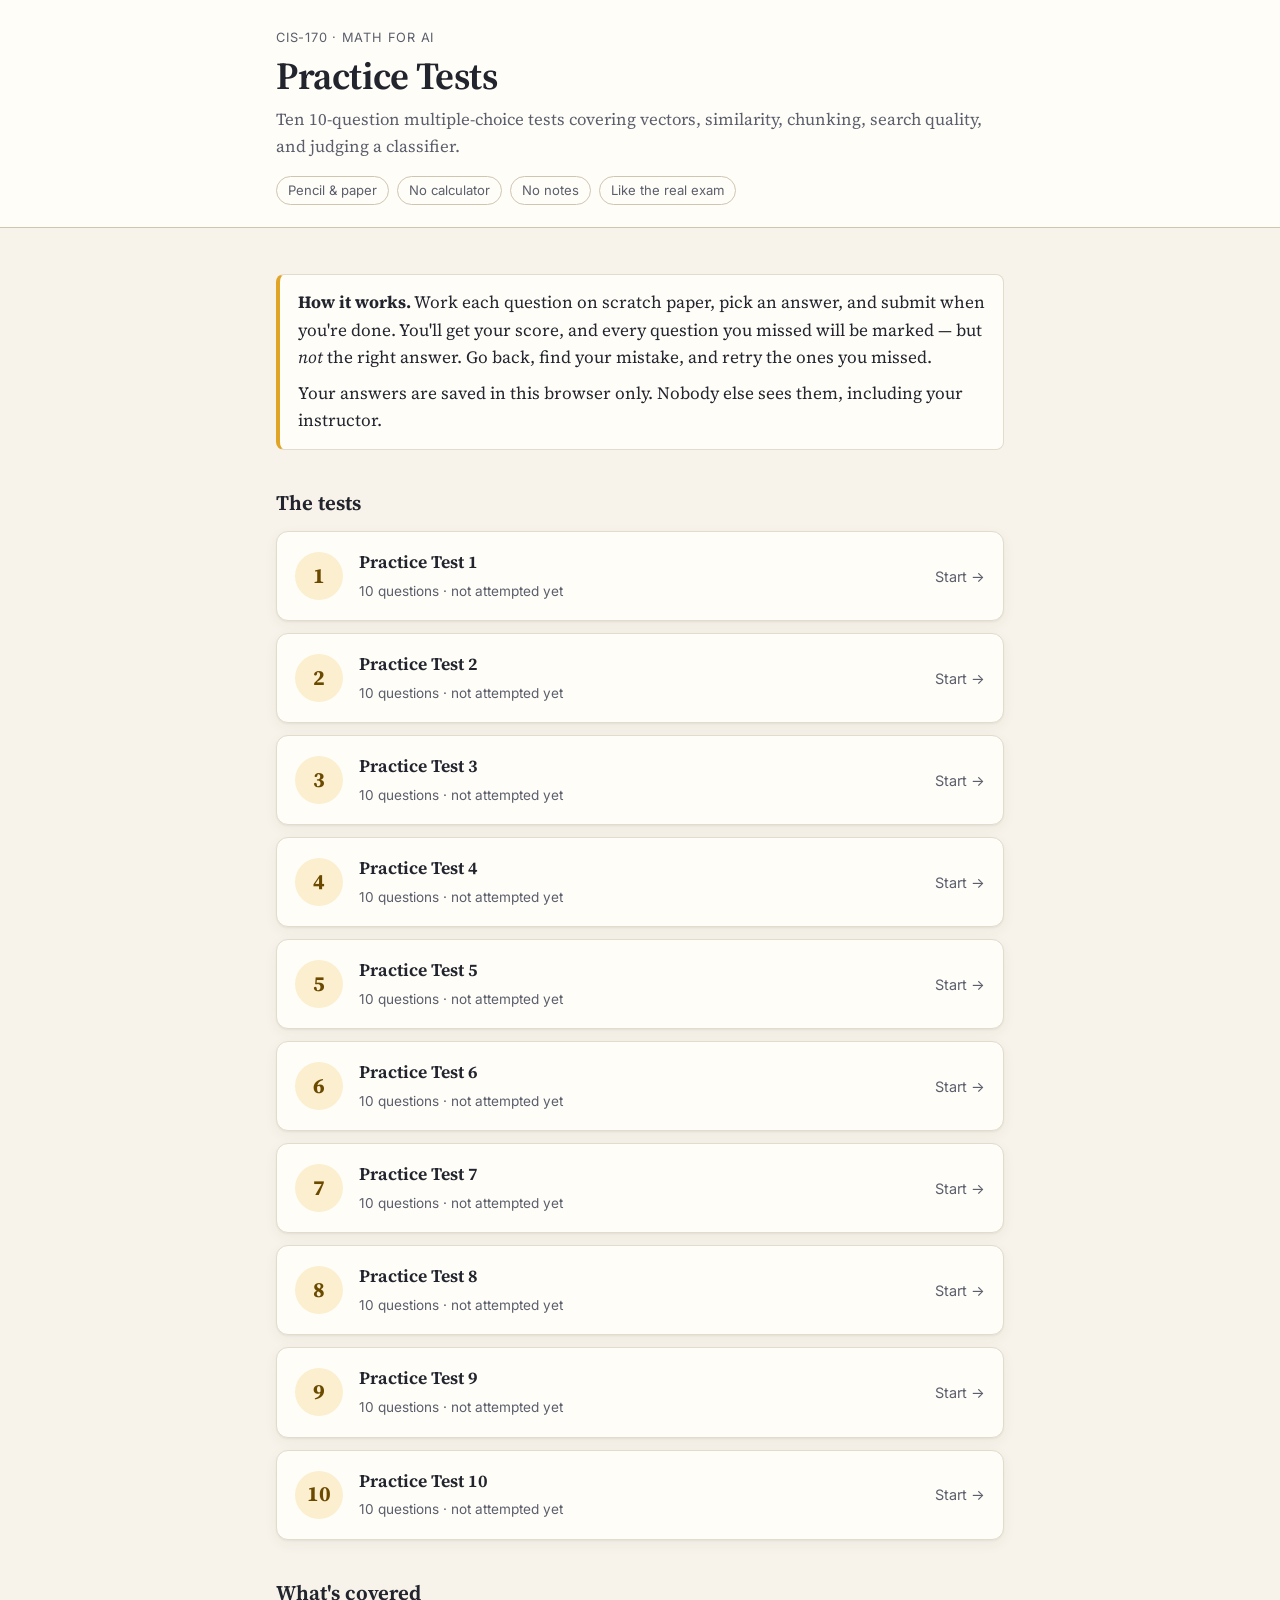
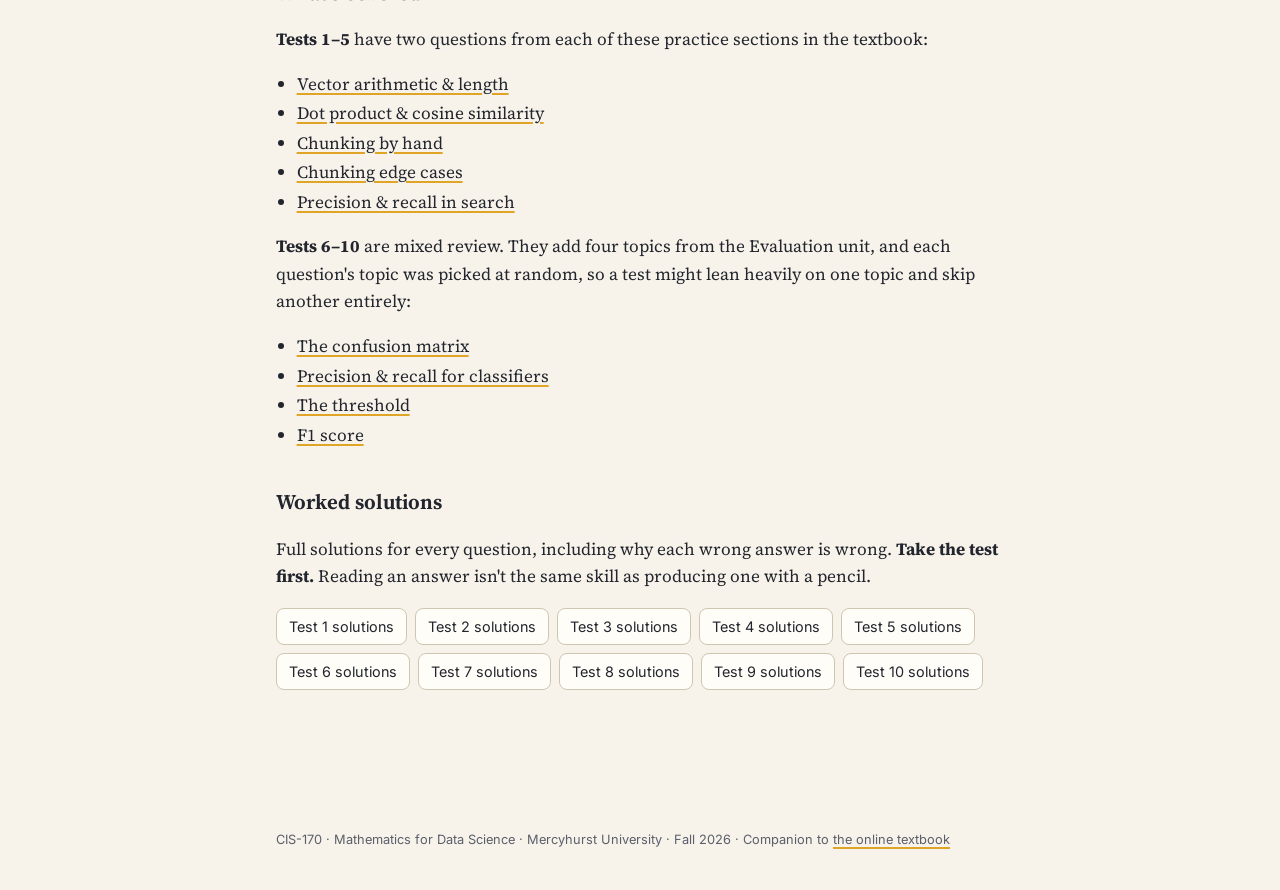
<file: index.html>
<!doctype html>
<html lang="en">
<head>
  <title>Math for AI Practice Tests</title>
  <meta charset="utf-8">
  <meta name="viewport" content="width=device-width, initial-scale=1">
  <link rel="preconnect" href="https://fonts.googleapis.com">
  <link rel="preconnect" href="https://fonts.gstatic.com" crossorigin>
  <link rel="stylesheet" href="https://fonts.googleapis.com/css2?family=Source+Serif+4:opsz,wght@8..60,400;8..60,600;8..60,700&family=Inter:wght@400;600&family=JetBrains+Mono&display=swap">
  <link rel="stylesheet" href="style.css">
  <link rel="icon" href="data:image/svg+xml,%3Csvg xmlns=%22http://www.w3.org/2000/svg%22 viewBox=%220 0 32 32%22%3E%3Crect width=%2232%22 height=%2232%22 rx=%227%22 fill=%22%23e0a526%22/%3E%3Cpath d=%22M9 17l5 5 9-11%22 stroke=%22%2322252d%22 stroke-width=%223.5%22 fill=%22none%22 stroke-linecap=%22round%22 stroke-linejoin=%22round%22/%3E%3C/svg%3E">
</head>
<body data-page="home">
  <header class="masthead"><div class="wrap">
    <p class="crumb">CIS-170 · Math for AI</p>
    <h1>Practice Tests</h1>
    <p class="dek">Ten 10-question multiple-choice tests covering vectors, similarity, chunking, search quality, and judging a classifier.</p>
    <ul class="rules"><li>Pencil &amp; paper</li><li>No calculator</li><li>No notes</li><li>Like the real exam</li></ul>
  </div></header>

  <main><div class="wrap">
    <div class="note">
      <p><strong>How it works.</strong> Work each question on scratch paper, pick an answer, and submit when you're done.
      You'll get your score, and every question you missed will be marked — but <em>not</em> the right answer.
      Go back, find your mistake, and retry the ones you missed.</p>
      <p>Your answers are saved in this browser only. Nobody else sees them, including your instructor.</p>
    </div>

    <h2>The tests</h2>
    <ol class="test-list" id="tests"></ol>

    <h2>What's covered</h2>
    <p><strong>Tests 1–5</strong> have two questions from each of these practice sections in the textbook:</p>
    <ul class="topics">
      <li><a href="https://bendazz.github.io/math-for-ai/#vector-practice">Vector arithmetic &amp; length</a></li>
      <li><a href="https://bendazz.github.io/math-for-ai/#dot-cosine-practice">Dot product &amp; cosine similarity</a></li>
      <li><a href="https://bendazz.github.io/math-for-ai/#chunking-practice">Chunking by hand</a></li>
      <li><a href="https://bendazz.github.io/math-for-ai/#chunking-edge-practice">Chunking edge cases</a></li>
      <li><a href="https://bendazz.github.io/math-for-ai/#retrieval-practice">Precision &amp; recall in search</a></li>
    </ul>
    <p><strong>Tests 6–10</strong> are mixed review. They add four topics from the Evaluation unit, and each question's
    topic was picked at random, so a test might lean heavily on one topic and skip another entirely:</p>
    <ul class="topics">
      <li><a href="https://bendazz.github.io/math-for-ai/#confusion-matrix-practice">The confusion matrix</a></li>
      <li><a href="https://bendazz.github.io/math-for-ai/#precision-recall-practice">Precision &amp; recall for classifiers</a></li>
      <li><a href="https://bendazz.github.io/math-for-ai/#threshold-practice">The threshold</a></li>
      <li><a href="https://bendazz.github.io/math-for-ai/#threshold-practice">F1 score</a></li>
    </ul>

    <h2>Worked solutions</h2>
    <p>Full solutions for every question, including why each wrong answer is wrong.
    <strong>Take the test first.</strong> Reading an answer isn't the same skill as producing one with a pencil.</p>
    <div class="sol-links" id="sol-links"></div>
  </div></main>
  <footer><div class="wrap">CIS-170 · Mathematics for Data Science · Mercyhurst University · Fall 2026 ·
    Companion to <a href="https://bendazz.github.io/math-for-ai/">the online textbook</a></div></footer>
  <script src="questions.js"></script>
  <script src="app.js"></script>
</body>
</html>
</file>
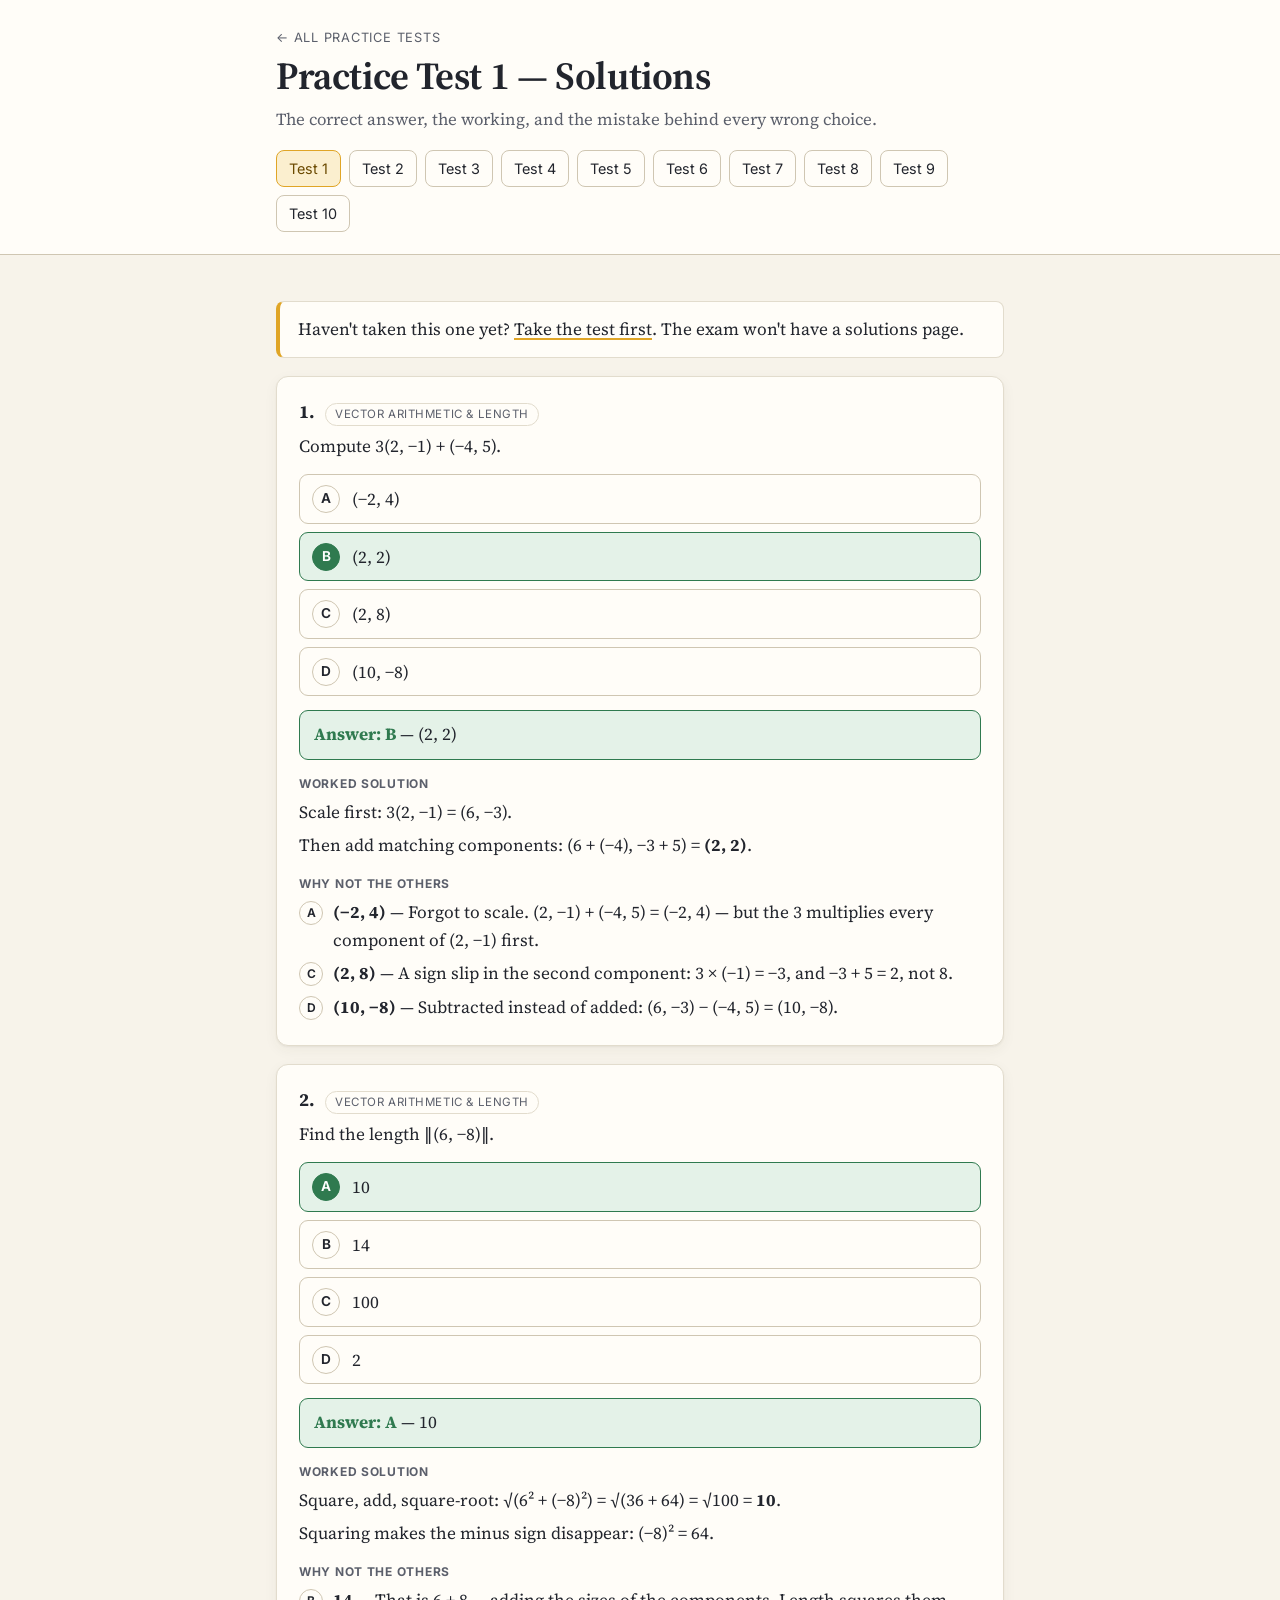
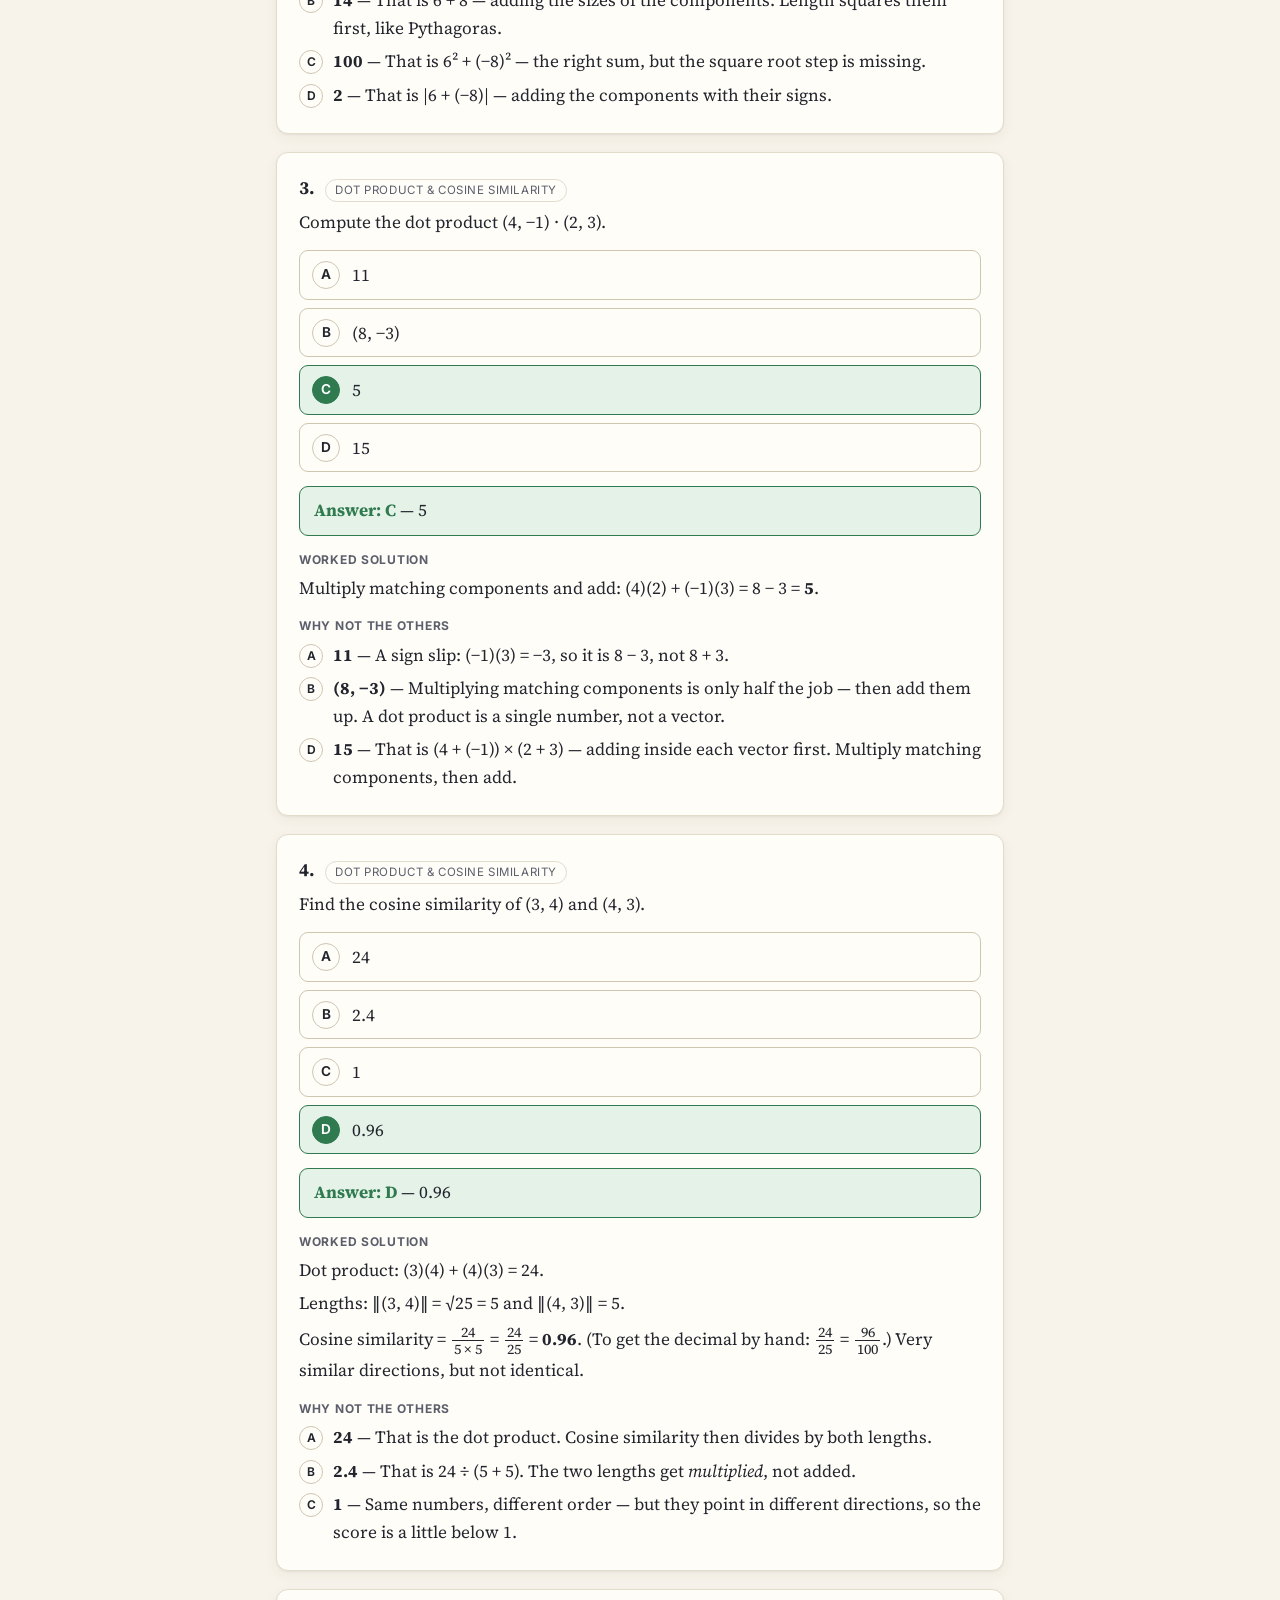
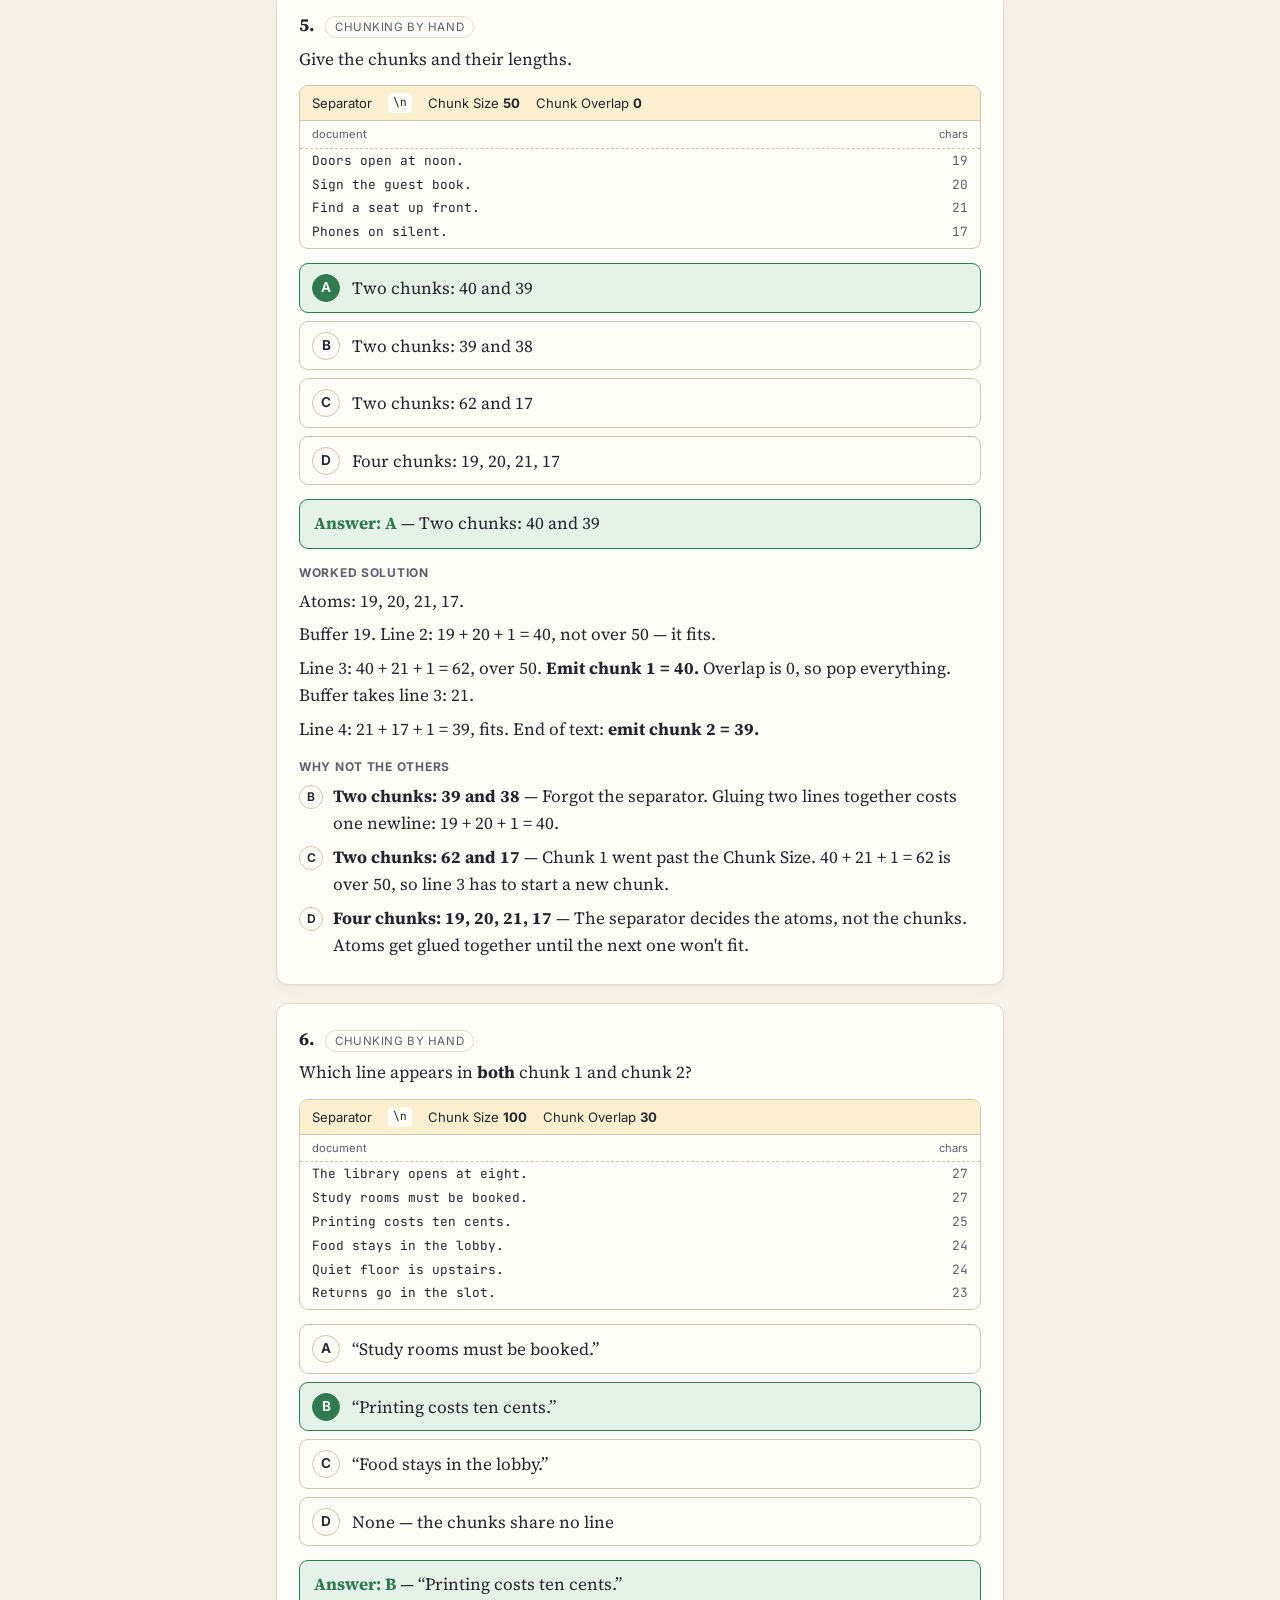
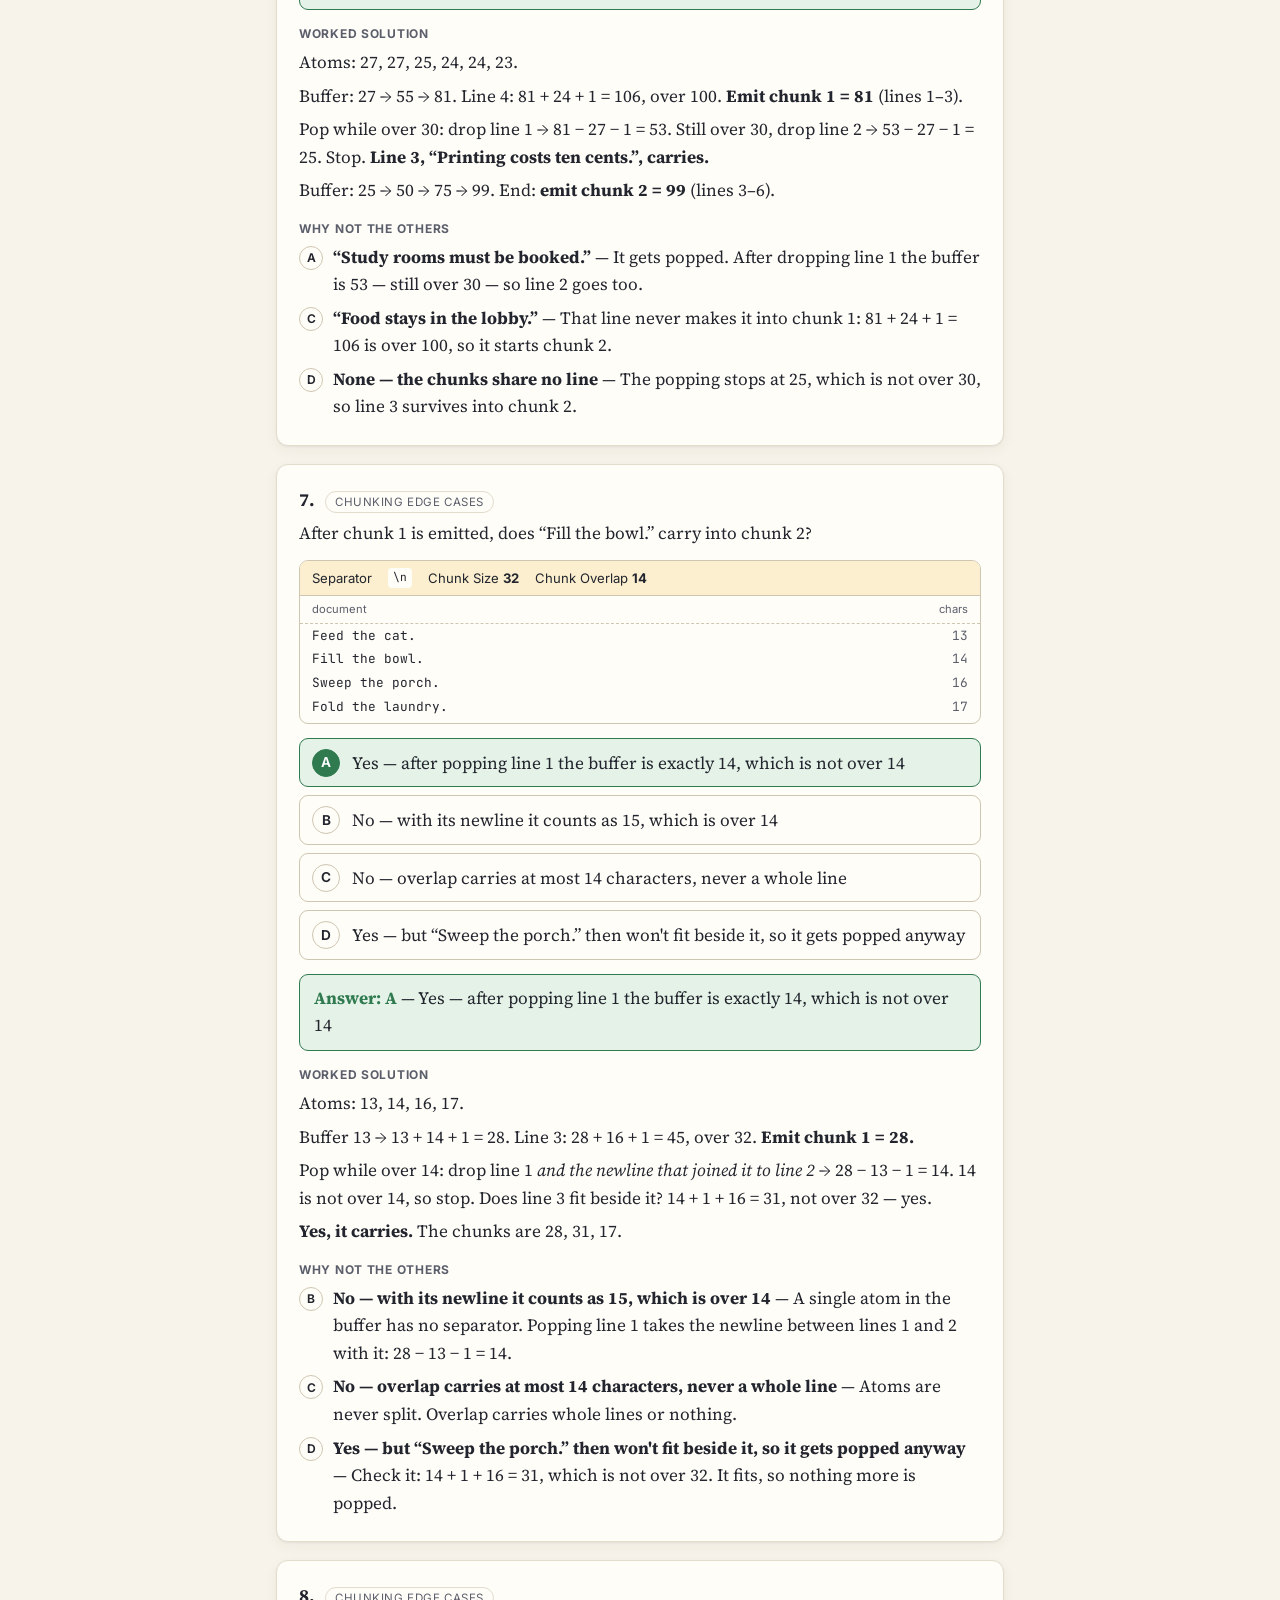
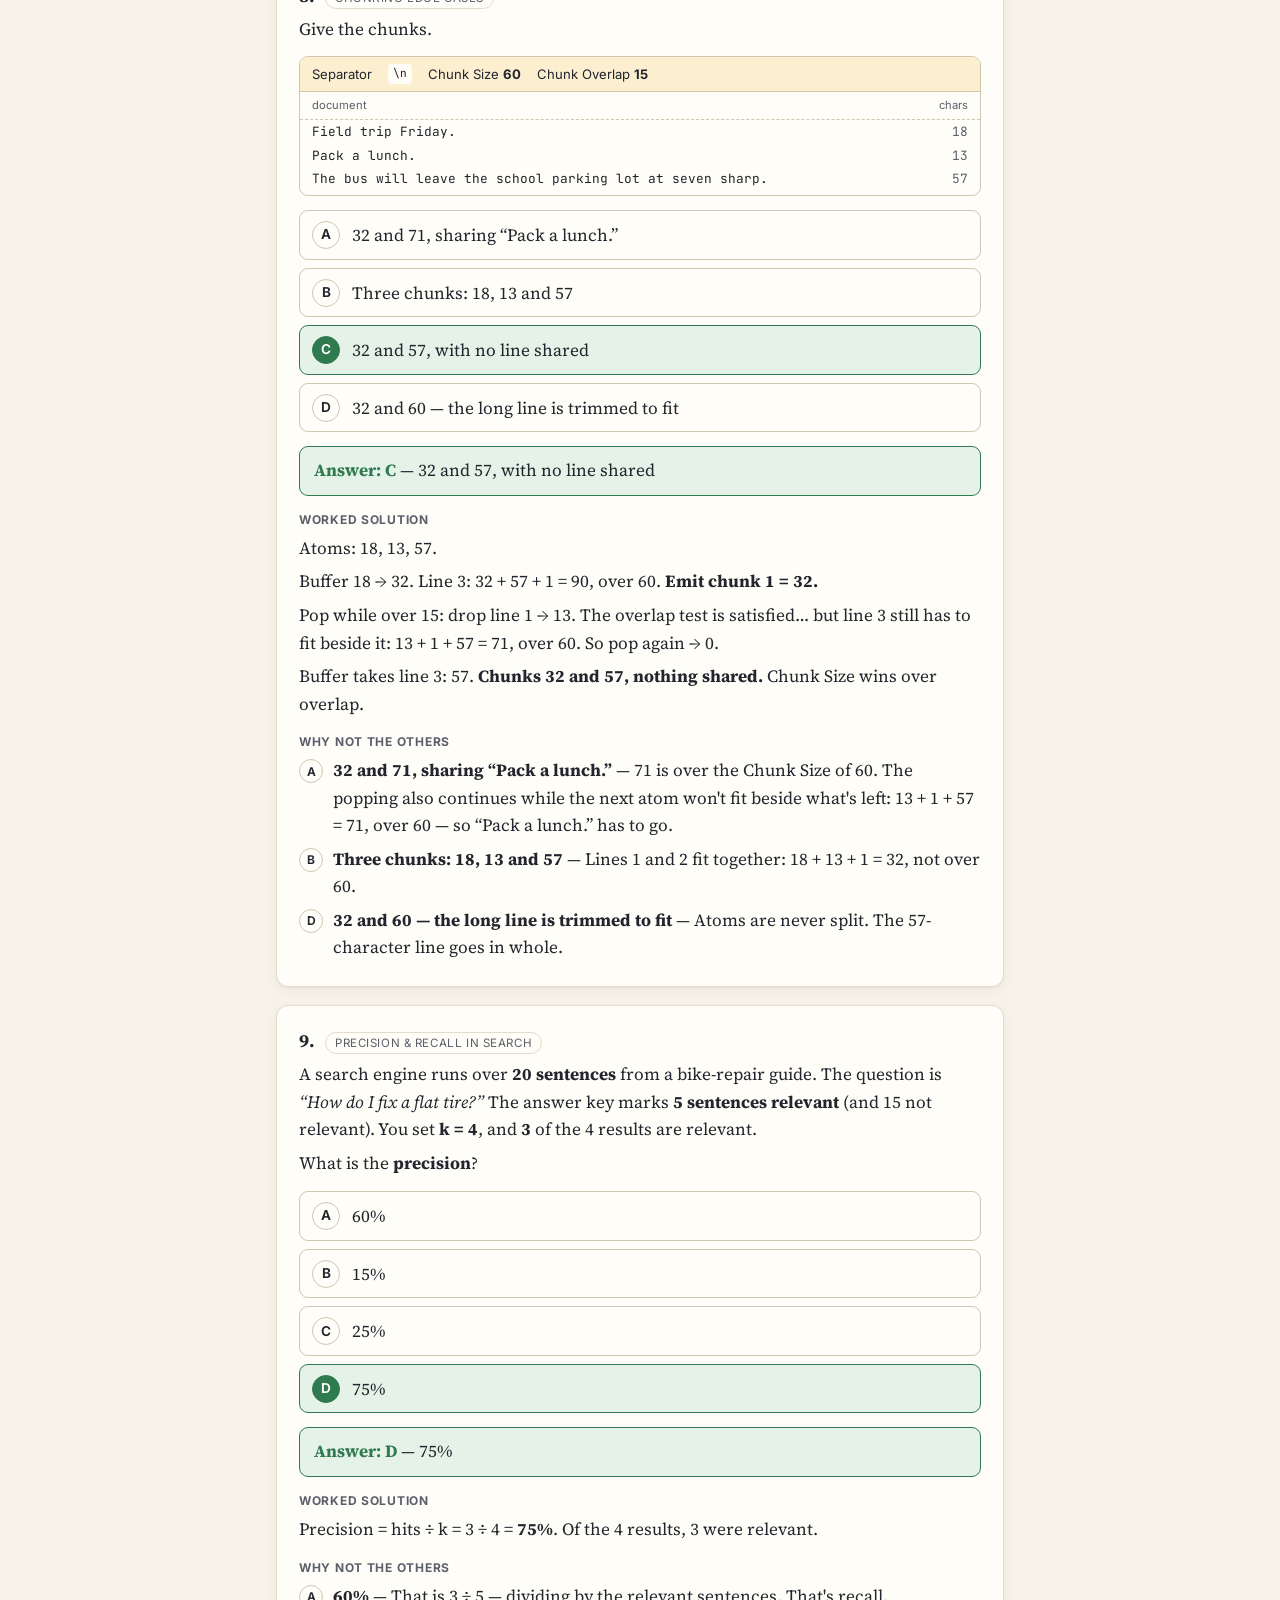
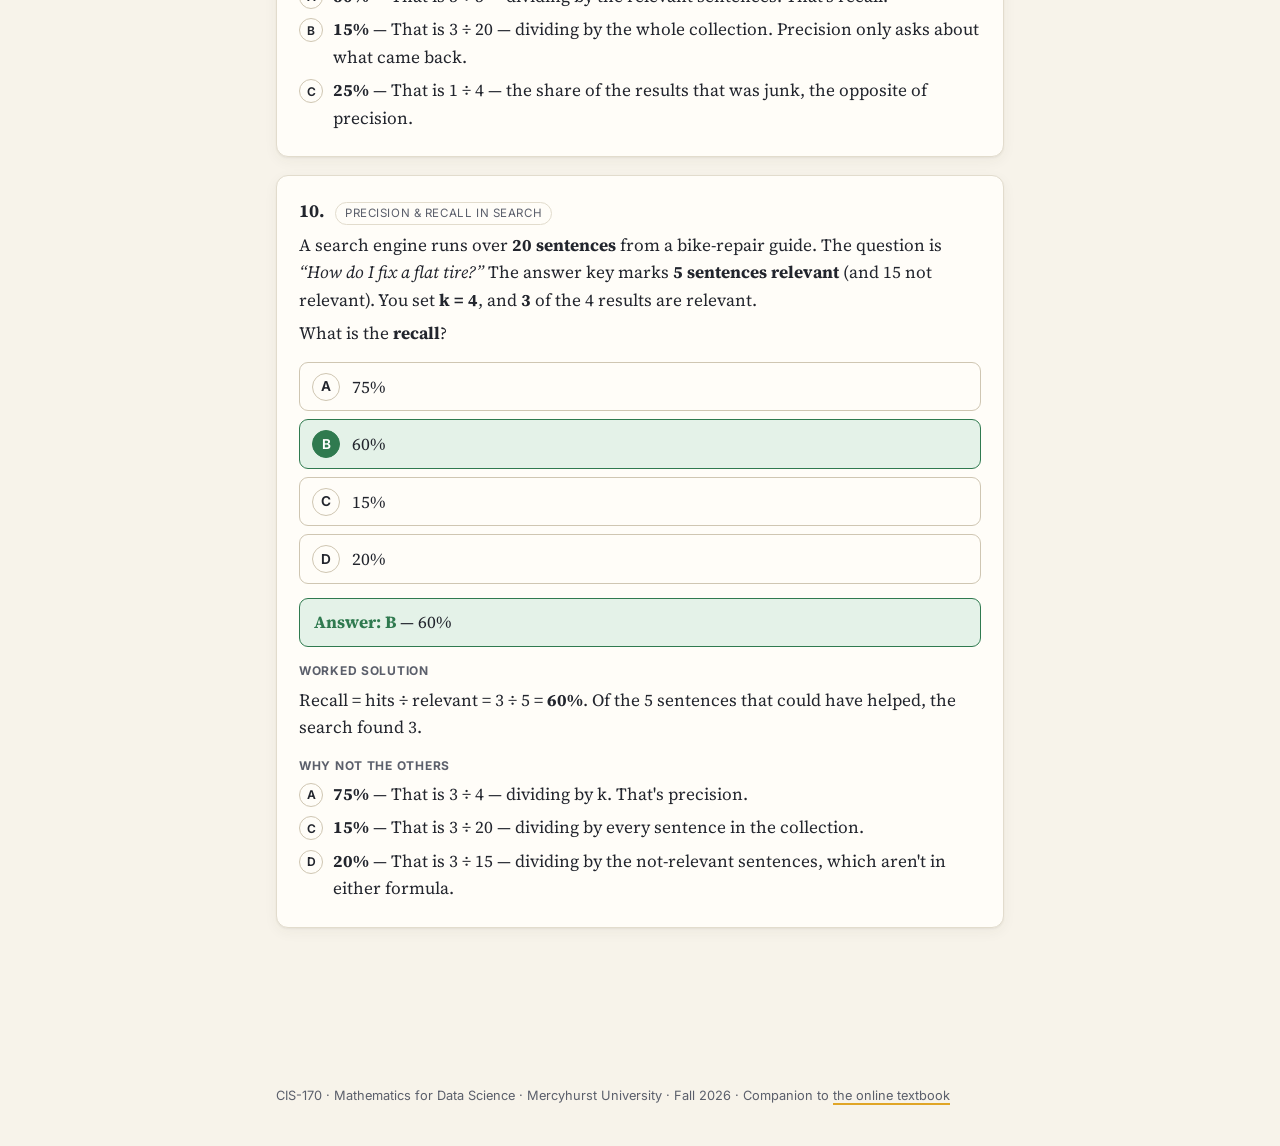
<file: solutions.html>
<!doctype html>
<html lang="en">
<head>
  <title>Solutions · Math for AI</title>
  <meta charset="utf-8">
  <meta name="viewport" content="width=device-width, initial-scale=1">
  <link rel="preconnect" href="https://fonts.googleapis.com">
  <link rel="preconnect" href="https://fonts.gstatic.com" crossorigin>
  <link rel="stylesheet" href="https://fonts.googleapis.com/css2?family=Source+Serif+4:opsz,wght@8..60,400;8..60,600;8..60,700&family=Inter:wght@400;600&family=JetBrains+Mono&display=swap">
  <link rel="stylesheet" href="style.css">
  <link rel="icon" href="data:image/svg+xml,%3Csvg xmlns=%22http://www.w3.org/2000/svg%22 viewBox=%220 0 32 32%22%3E%3Crect width=%2232%22 height=%2232%22 rx=%227%22 fill=%22%23e0a526%22/%3E%3Cpath d=%22M9 17l5 5 9-11%22 stroke=%22%2322252d%22 stroke-width=%223.5%22 fill=%22none%22 stroke-linecap=%22round%22 stroke-linejoin=%22round%22/%3E%3C/svg%3E">
</head>
<body data-page="solutions">
  <header class="masthead"><div class="wrap">
    <p class="crumb"><a href="./">← All practice tests</a></p>
    <h1 id="title">Solutions</h1>
    <p class="dek">The correct answer, the working, and the mistake behind every wrong choice.</p>
    <div class="sol-links" id="sol-links" style="margin-top:16px"></div>
  </div></header>

  <main><div class="wrap">
    <div class="note"><p>Haven't taken this one yet? <a id="take-link" href="test.html">Take the test first</a>.
    The exam won't have a solutions page.</p></div>
    <div id="solutions"></div>
  </div></main>
  <footer><div class="wrap">CIS-170 · Mathematics for Data Science · Mercyhurst University · Fall 2026 ·
    Companion to <a href="https://bendazz.github.io/math-for-ai/">the online textbook</a></div></footer>
  <script src="questions.js"></script>
  <script src="app.js"></script>
</body>
</html>
</file>
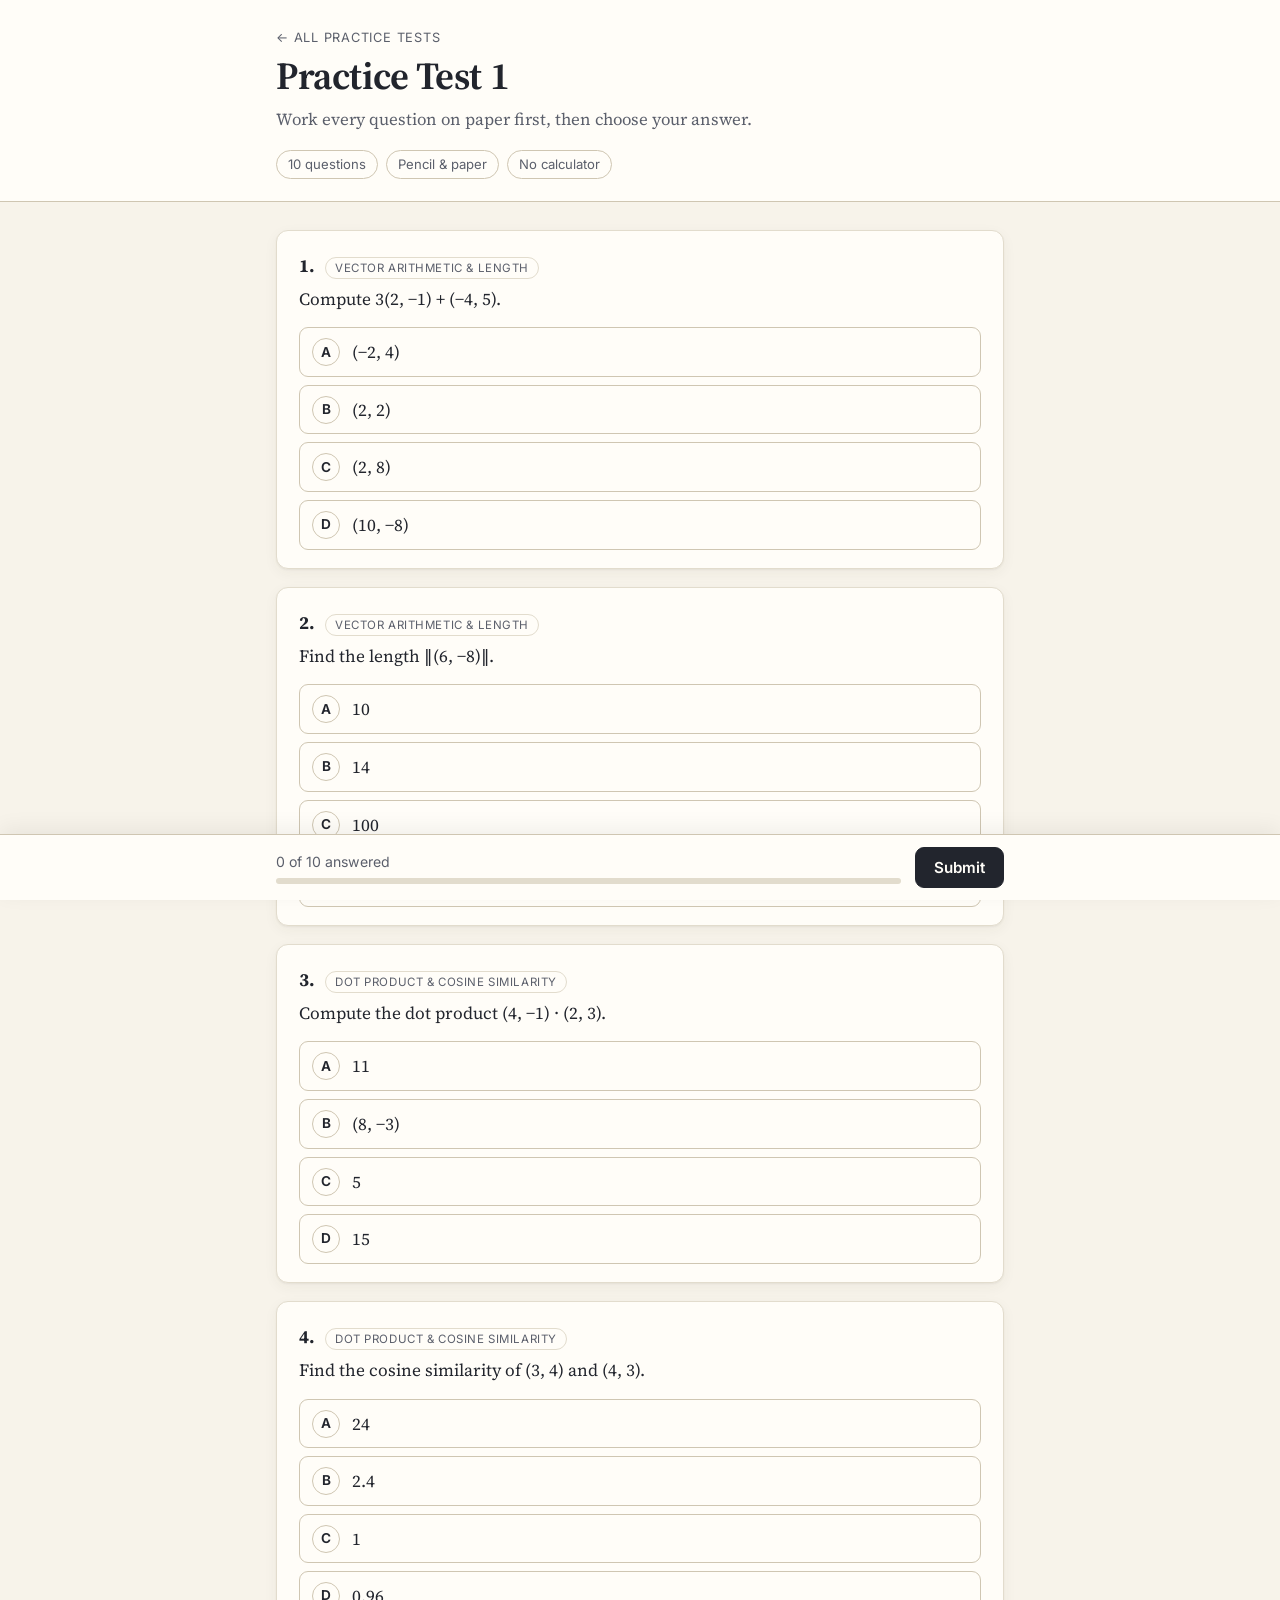
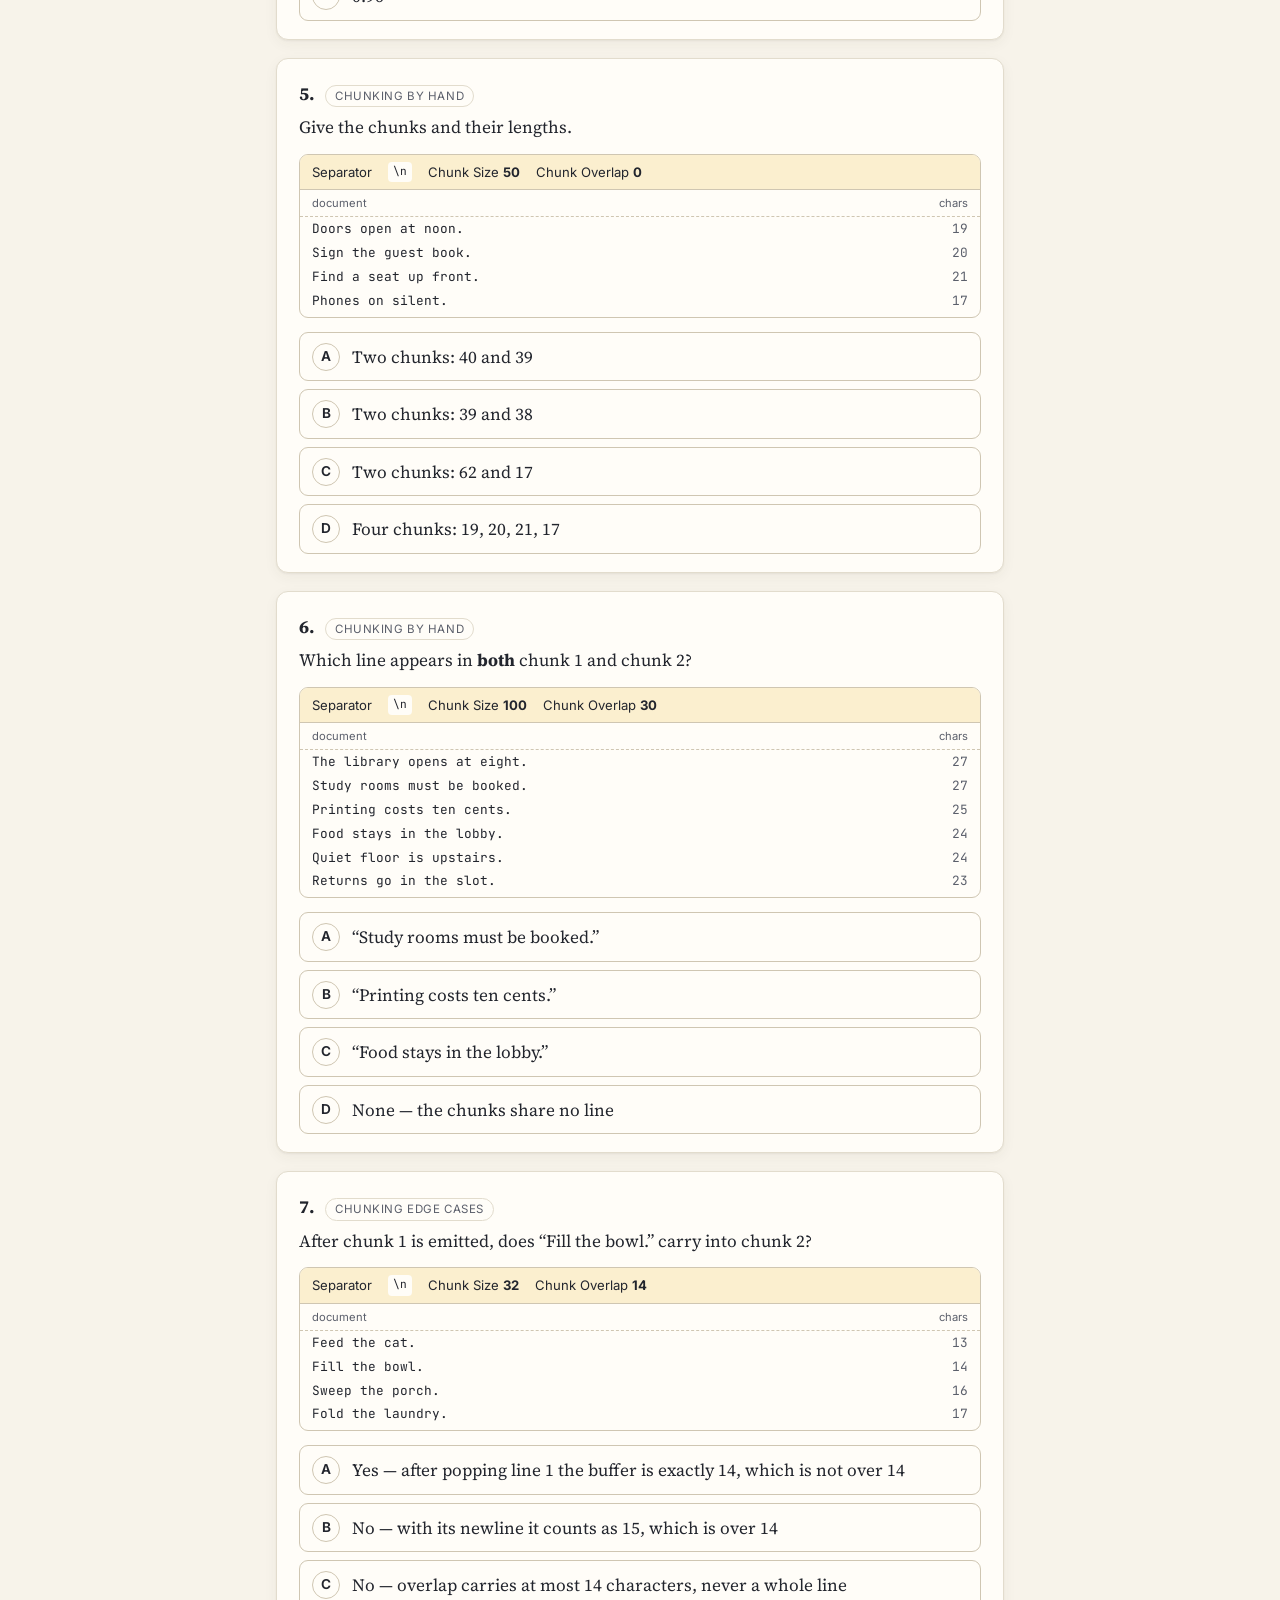
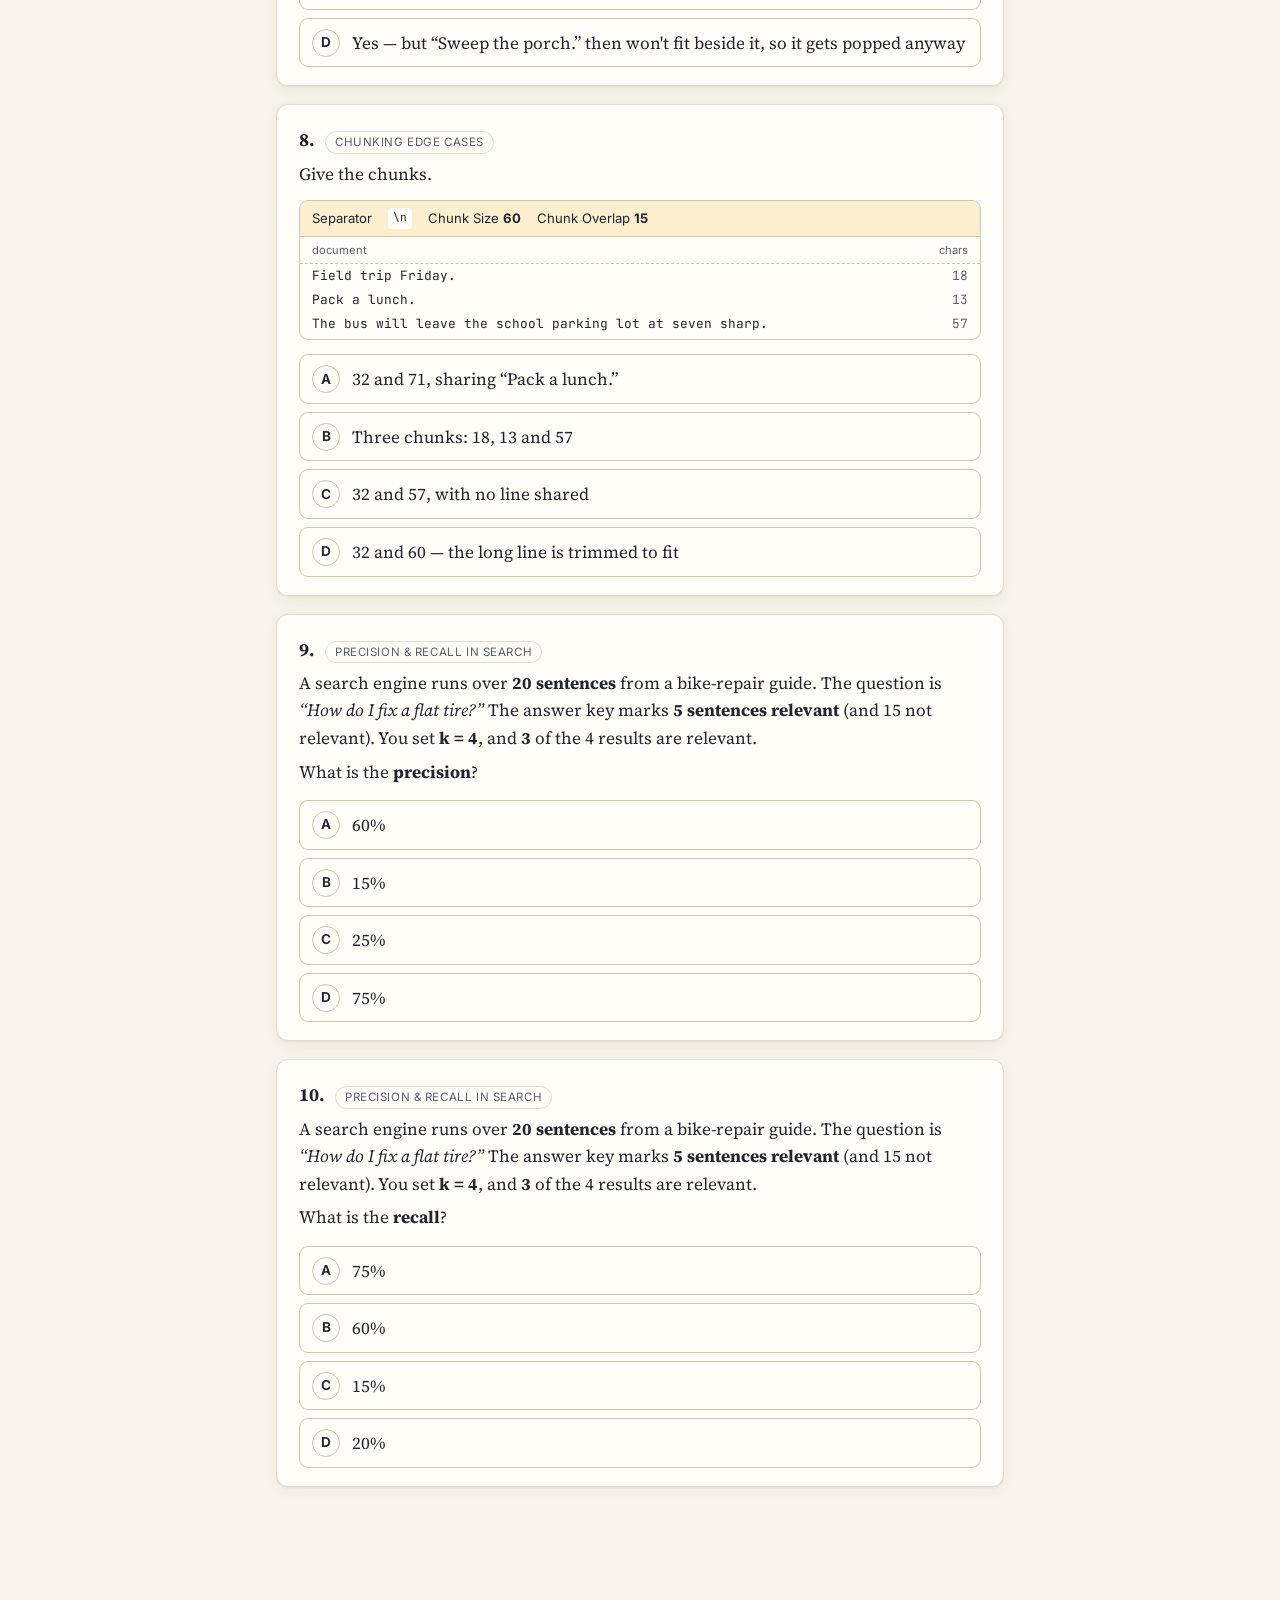
<file: test.html>
<!doctype html>
<html lang="en">
<head>
  <title>Practice Test · Math for AI</title>
  <meta charset="utf-8">
  <meta name="viewport" content="width=device-width, initial-scale=1">
  <link rel="preconnect" href="https://fonts.googleapis.com">
  <link rel="preconnect" href="https://fonts.gstatic.com" crossorigin>
  <link rel="stylesheet" href="https://fonts.googleapis.com/css2?family=Source+Serif+4:opsz,wght@8..60,400;8..60,600;8..60,700&family=Inter:wght@400;600&family=JetBrains+Mono&display=swap">
  <link rel="stylesheet" href="style.css">
  <link rel="icon" href="data:image/svg+xml,%3Csvg xmlns=%22http://www.w3.org/2000/svg%22 viewBox=%220 0 32 32%22%3E%3Crect width=%2232%22 height=%2232%22 rx=%227%22 fill=%22%23e0a526%22/%3E%3Cpath d=%22M9 17l5 5 9-11%22 stroke=%22%2322252d%22 stroke-width=%223.5%22 fill=%22none%22 stroke-linecap=%22round%22 stroke-linejoin=%22round%22/%3E%3C/svg%3E">
</head>
<body data-page="test">
  <header class="masthead"><div class="wrap">
    <p class="crumb"><a href="./">← All practice tests</a></p>
    <h1 id="title">Practice Test</h1>
    <p class="dek">Work every question on paper first, then choose your answer.</p>
    <ul class="rules"><li>10 questions</li><li>Pencil &amp; paper</li><li>No calculator</li></ul>
  </div></header>

  <main><div class="wrap">
    <div class="score" id="score" hidden aria-live="polite"></div>
    <div id="questions"></div>
  </div></main>

  <div class="bar"><div class="wrap">
    <div class="progress"><span id="progress-text"></span>
      <div class="progress-track"><div class="progress-fill" id="progress-fill"></div></div></div>
    <button type="button" class="btn btn-primary" id="submit">Submit</button>
  </div></div>
  <script src="questions.js"></script>
  <script src="app.js"></script>
</body>
</html>
</file>
<file: style.css>
/* Exam-booklet look: warm paper, ink, a pencil-yellow accent. */

:root {
  --paper: #f7f3ea;
  --sheet: #fffdf8;
  --ink: #22252d;
  --ink-soft: #5b5f6b;
  --rule: #e2dccd;
  --rule-strong: #cfc6b2;
  --accent: #e0a526;
  --accent-ink: #6b4a00;
  --accent-wash: #fbefcf;
  --ok: #2f7a4f;
  --ok-wash: #e4f2e8;
  --bad: #b3372f;
  --bad-wash: #f8e3e0;
  --focus: #2f5fb3;
  --shadow: 0 1px 2px rgba(60, 50, 30, .06), 0 4px 14px rgba(60, 50, 30, .05);
  --serif: "Source Serif 4", Georgia, "Times New Roman", serif;
  --sans: "Inter", system-ui, -apple-system, "Segoe UI", sans-serif;
  --mono: "JetBrains Mono", ui-monospace, Menlo, Consolas, monospace;
  color-scheme: light;
}

@media (prefers-color-scheme: dark) {
  :root:not([data-theme="light"]) {
    --paper: #16181d;
    --sheet: #1f2228;
    --ink: #ece8df;
    --ink-soft: #a5a9b4;
    --rule: #33373f;
    --rule-strong: #454a54;
    --accent: #e8b545;
    --accent-ink: #f3d58f;
    --accent-wash: #3a3220;
    --ok: #6cc592;
    --ok-wash: #1d3327;
    --bad: #ee8479;
    --bad-wash: #3d2220;
    --focus: #8fb2ff;
    --shadow: none;
    color-scheme: dark;
  }
}
:root[data-theme="dark"] {
  --paper: #16181d;
  --sheet: #1f2228;
  --ink: #ece8df;
  --ink-soft: #a5a9b4;
  --rule: #33373f;
  --rule-strong: #454a54;
  --accent: #e8b545;
  --accent-ink: #f3d58f;
  --accent-wash: #3a3220;
  --ok: #6cc592;
  --ok-wash: #1d3327;
  --bad: #ee8479;
  --bad-wash: #3d2220;
  --focus: #8fb2ff;
  --shadow: none;
  color-scheme: dark;
}

* { box-sizing: border-box; }

html { -webkit-text-size-adjust: 100%; }

body {
  margin: 0;
  background: var(--paper);
  color: var(--ink);
  font-family: var(--serif);
  font-size: 1.075rem;
  line-height: 1.6;
}

a { color: inherit; text-decoration-color: var(--accent); text-decoration-thickness: 2px; text-underline-offset: 3px; }
a:hover { color: var(--accent-ink); }

code {
  font-family: var(--mono);
  font-size: .85em;
  background: var(--accent-wash);
  padding: 1px 5px;
  border-radius: 4px;
}

:focus-visible { outline: 3px solid var(--focus); outline-offset: 2px; }

.wrap { max-width: 760px; margin: 0 auto; padding: 0 16px; }

/* ---------- masthead ---------- */
.masthead {
  border-bottom: 1px solid var(--rule-strong);
  background: var(--sheet);
}
.masthead .wrap { padding-top: 28px; padding-bottom: 22px; }
.crumb {
  font-family: var(--sans);
  font-size: .8rem;
  letter-spacing: .06em;
  text-transform: uppercase;
  color: var(--ink-soft);
  margin: 0 0 6px;
}
.crumb a { text-decoration: none; }
.crumb a:hover { text-decoration: underline; }
h1 {
  font-size: clamp(1.8rem, 5vw, 2.4rem);
  line-height: 1.15;
  margin: 0 0 8px;
  font-weight: 650;
  letter-spacing: -.01em;
}
.dek { margin: 0; color: var(--ink-soft); font-size: 1.05rem; }

.rules {
  display: flex;
  flex-wrap: wrap;
  gap: 8px;
  margin: 16px 0 0;
  padding: 0;
  list-style: none;
  font-family: var(--sans);
  font-size: .82rem;
}
.rules li {
  border: 1px solid var(--rule-strong);
  border-radius: 999px;
  padding: 3px 11px;
  color: var(--ink-soft);
}

main { padding: 28px 0 140px; }

h2 {
  font-size: 1.3rem;
  margin: 36px 0 12px;
  font-weight: 650;
}

/* ---------- home ---------- */
.test-list { list-style: none; margin: 0; padding: 0; display: grid; gap: 12px; }
.test-card {
  display: flex;
  align-items: center;
  gap: 16px;
  background: var(--sheet);
  border: 1px solid var(--rule);
  border-radius: 12px;
  padding: 16px 18px;
  text-decoration: none;
  box-shadow: var(--shadow);
  transition: border-color .15s, transform .15s;
}
.test-card:hover { border-color: var(--accent); color: inherit; transform: translateY(-1px); }
.test-num {
  flex: none;
  width: 48px; height: 48px;
  display: grid; place-items: center;
  border-radius: 50%;
  background: var(--accent-wash);
  color: var(--accent-ink);
  font-weight: 700;
  font-size: 1.35rem;
}
.test-card .t-title { font-weight: 650; font-size: 1.1rem; }
.test-card .t-meta { font-family: var(--sans); font-size: .85rem; color: var(--ink-soft); }
.test-card .go { margin-left: auto; font-family: var(--sans); font-size: .9rem; color: var(--ink-soft); white-space: nowrap; }

.topics { margin: 0; padding-left: 1.2em; }
.topics li { margin: 2px 0; }

.note {
  background: var(--sheet);
  border: 1px solid var(--rule);
  border-left: 4px solid var(--accent);
  border-radius: 8px;
  padding: 14px 18px;
  margin: 18px 0;
}
.note p { margin: 0 0 8px; }
.note p:last-child { margin-bottom: 0; }

.sol-links { display: flex; flex-wrap: wrap; gap: 8px; }
.sol-links a {
  font-family: var(--sans);
  font-size: .9rem;
  text-decoration: none;
  border: 1px solid var(--rule-strong);
  border-radius: 8px;
  padding: 6px 12px;
  background: var(--sheet);
}
.sol-links a:hover, .sol-links a[aria-current="page"] { border-color: var(--accent); background: var(--accent-wash); color: var(--accent-ink); }

/* ---------- questions ---------- */
.question {
  background: var(--sheet);
  border: 1px solid var(--rule);
  border-radius: 12px;
  padding: 20px 22px 18px;
  margin: 0 0 18px;
  box-shadow: var(--shadow);
  scroll-margin-top: 20px;
  position: relative;
}
.q-head {
  display: flex;
  align-items: baseline;
  gap: 10px;
  flex-wrap: wrap;
  margin-bottom: 6px;
}
.q-num { font-weight: 700; font-size: 1.15rem; }
.q-topic {
  font-family: var(--sans);
  font-size: .72rem;
  letter-spacing: .05em;
  text-transform: uppercase;
  color: var(--ink-soft);
  border: 1px solid var(--rule);
  border-radius: 999px;
  padding: 1px 9px;
}
.q-verdict {
  margin-left: auto;
  font-family: var(--sans);
  font-size: .82rem;
  font-weight: 650;
  border-radius: 999px;
  padding: 2px 11px;
}
.q-body p { margin: 6px 0; }
.q-body ul { margin: 6px 0; padding-left: 1.3em; }

.question.is-right { border-color: var(--ok); }
.question.is-right .q-verdict { background: var(--ok-wash); color: var(--ok); }
.question.is-wrong { border-color: var(--bad); border-width: 2px; padding: 19px 21px 17px; background: linear-gradient(var(--bad-wash), var(--bad-wash)) top / 100% 6px no-repeat, var(--sheet); }
.question.is-wrong .q-verdict { background: var(--bad-wash); color: var(--bad); }

/* choices */
.choices { list-style: none; margin: 14px 0 0; padding: 0; display: grid; gap: 8px; }
.choice label {
  display: flex;
  align-items: flex-start;
  gap: 12px;
  border: 1px solid var(--rule-strong);
  border-radius: 9px;
  padding: 9px 12px;
  cursor: pointer;
  transition: border-color .12s, background .12s;
}
.choice label:hover { border-color: var(--accent); }
.choice input { position: absolute; opacity: 0; width: 1px; height: 1px; }
.choice .letter {
  flex: none;
  width: 28px; height: 28px;
  display: grid; place-items: center;
  border-radius: 50%;
  border: 1.5px solid var(--rule-strong);
  font-family: var(--sans);
  font-weight: 650;
  font-size: .85rem;
  margin-top: 1px;
}
.choice .ctext { padding-top: 2px; }
.choice input:checked + label { border-color: var(--accent); background: var(--accent-wash); }
.choice input:checked + label .letter { background: var(--accent); border-color: var(--accent); color: #2a1f00; }
.choice input:focus-visible + label { outline: 3px solid var(--focus); outline-offset: 2px; }

.locked .choice label { cursor: default; }
.locked .choice label:hover { border-color: var(--rule-strong); }
.locked .choice input:checked + label:hover { border-color: var(--accent); }
.is-wrong .choice input:checked + label { border-color: var(--bad); background: var(--bad-wash); }
.is-wrong .choice input:checked + label .letter { background: var(--bad); border-color: var(--bad); color: #fff; }
.is-right .choice input:checked + label { border-color: var(--ok); background: var(--ok-wash); }
.is-right .choice input:checked + label .letter { background: var(--ok); border-color: var(--ok); color: #fff; }

/* fractions */
.fr { display: inline-flex; flex-direction: column; vertical-align: middle; text-align: center; font-size: .82em; line-height: 1.15; margin: 0 2px; }
.fr > span:first-child { border-bottom: 1px solid currentColor; padding: 0 2px; }
.fr > span:last-child { padding: 0 2px; }

/* chunking documents */
.doc {
  margin: 12px 0 4px;
  border: 1px solid var(--rule-strong);
  border-radius: 9px;
  overflow: hidden;
  font-family: var(--mono);
  font-size: .8rem;
  line-height: 1.55;
}
.doc-settings {
  font-family: var(--sans);
  font-size: .82rem;
  padding: 7px 12px;
  background: var(--accent-wash);
  border-bottom: 1px solid var(--rule-strong);
  display: flex;
  flex-wrap: wrap;
  gap: 4px 16px;
}
.doc-settings code { background: var(--sheet); }
.doc-head, .doc-row { display: flex; justify-content: space-between; gap: 16px; padding: 2px 12px; }
.doc-head { font-family: var(--sans); font-size: .7rem; color: var(--ink-soft); border-bottom: 1px dashed var(--rule-strong); padding-top: 5px; padding-bottom: 4px; }
.doc-row .n { color: var(--ink-soft); font-variant-numeric: tabular-nums; flex: none; }
.doc-row .t { white-space: pre-wrap; overflow-wrap: anywhere; }
.doc-row:last-child { padding-bottom: 6px; }

/* ---------- submit bar + score ---------- */
.bar {
  position: fixed;
  left: 0; right: 0; bottom: 0;
  background: var(--sheet);
  border-top: 1px solid var(--rule-strong);
  box-shadow: 0 -6px 20px rgba(0, 0, 0, .06);
  z-index: 5;
}
.bar .wrap { display: flex; align-items: center; gap: 14px; padding-top: 12px; padding-bottom: 12px; }
.progress { flex: 1; font-family: var(--sans); font-size: .88rem; color: var(--ink-soft); min-width: 0; }
.progress-track { height: 6px; border-radius: 3px; background: var(--rule); margin-top: 5px; overflow: hidden; }
.progress-fill { height: 100%; background: var(--accent); width: 0; transition: width .2s; }

.btn {
  font-family: var(--sans);
  font-size: .95rem;
  font-weight: 600;
  border-radius: 9px;
  padding: 10px 18px;
  border: 1px solid var(--rule-strong);
  background: var(--sheet);
  color: var(--ink);
  cursor: pointer;
  white-space: nowrap;
}
.btn:hover { border-color: var(--accent); }
.btn-primary { background: var(--ink); color: var(--sheet); border-color: var(--ink); }
.btn-primary:hover { background: var(--accent); border-color: var(--accent); color: #2a1f00; }

.score {
  background: var(--sheet);
  border: 1px solid var(--rule-strong);
  border-radius: 14px;
  padding: 22px 24px;
  margin: 0 0 26px;
  box-shadow: var(--shadow);
  scroll-margin-top: 16px;
}
.score-top { display: flex; align-items: center; gap: 22px; flex-wrap: wrap; }
.score-big { font-size: 3rem; font-weight: 700; line-height: 1; letter-spacing: -.02em; }
.score-big small { font-size: 1.4rem; color: var(--ink-soft); font-weight: 500; }
.score-msg { flex: 1; min-width: 200px; margin: 0; }
.missed { margin: 16px 0 0; font-family: var(--sans); font-size: .9rem; display: flex; flex-wrap: wrap; gap: 6px; align-items: center; }
.missed a {
  display: inline-grid; place-items: center;
  min-width: 32px; height: 32px;
  border-radius: 8px;
  background: var(--bad-wash);
  color: var(--bad);
  font-weight: 650;
  text-decoration: none;
}
.score-actions { display: flex; flex-wrap: wrap; gap: 10px; margin-top: 18px; }
.hint { font-family: var(--sans); font-size: .82rem; color: var(--ink-soft); margin: 12px 0 0; }

/* ---------- solutions ---------- */
.answer-line {
  margin: 14px 0 0;
  padding: 10px 14px;
  border-radius: 9px;
  background: var(--ok-wash);
  color: var(--ink);
  border: 1px solid var(--ok);
}
.answer-line strong:first-child { color: var(--ok); }
.worked { margin-top: 10px; }
.worked > h4, .whynot > h4 {
  font-family: var(--sans);
  font-size: .75rem;
  letter-spacing: .06em;
  text-transform: uppercase;
  color: var(--ink-soft);
  margin: 14px 0 4px;
}
.worked p { margin: 6px 0; }
.whynot ul { list-style: none; margin: 0; padding: 0; }
.whynot li { margin: 6px 0; padding-left: 34px; position: relative; }
.whynot li .letter-sm {
  position: absolute; left: 0; top: 2px;
  width: 24px; height: 24px;
  display: grid; place-items: center;
  border-radius: 50%;
  border: 1.5px solid var(--rule-strong);
  font-family: var(--sans);
  font-size: .75rem;
  font-weight: 650;
}
.sol .choice label { cursor: default; }
.sol .choice label:hover { border-color: var(--rule-strong); }
.sol .choice.correct label { border-color: var(--ok); background: var(--ok-wash); }
.sol .choice.correct .letter { background: var(--ok); border-color: var(--ok); color: #fff; }

footer { font-family: var(--sans); font-size: .8rem; color: var(--ink-soft); padding: 0 0 40px; }

/* tables in prompts: confusion matrices and score lists (tests 6–10) */
.qt-wrap { overflow-x: auto; margin: 12px 0 6px; }
.qt { border-collapse: collapse; margin: 0 auto; font-family: var(--sans); font-size: .85rem; }
.qt th, .qt td { border: 1px solid var(--rule-strong); padding: 6px 14px; text-align: center; }
.qt th { color: var(--ink-soft); font-weight: 600; background: var(--paper); }
.qt tr:first-child td:first-child { border: 0; background: none; }
.cm td { min-width: 84px; padding: 8px 14px; }
.cm td b { display: block; font-size: 1.3em; color: var(--ink); }
.cm td small { color: var(--ink-soft); font-size: .78em; }
.cm th { white-space: nowrap; }

@media (max-width: 560px) {
  body { font-size: 1rem; }
  .question { padding: 16px 14px 14px; }
  .question.is-wrong { padding: 15px 13px 13px; }
  .test-card .go { display: none; }
  .bar .wrap { gap: 10px; }
  .btn { padding: 10px 14px; }
  .score { padding: 18px 16px; }
}

@media print {
  .bar, .score-actions { display: none; }
  body { background: #fff; }
  .question { box-shadow: none; break-inside: avoid; }
}

/* norm bars ‖v‖: the serif's glyph looks like a single bar */
.nm { font-family: "Cambria Math", "STIX Two Math", "Times New Roman", serif; letter-spacing: -.02em; }
</file>
